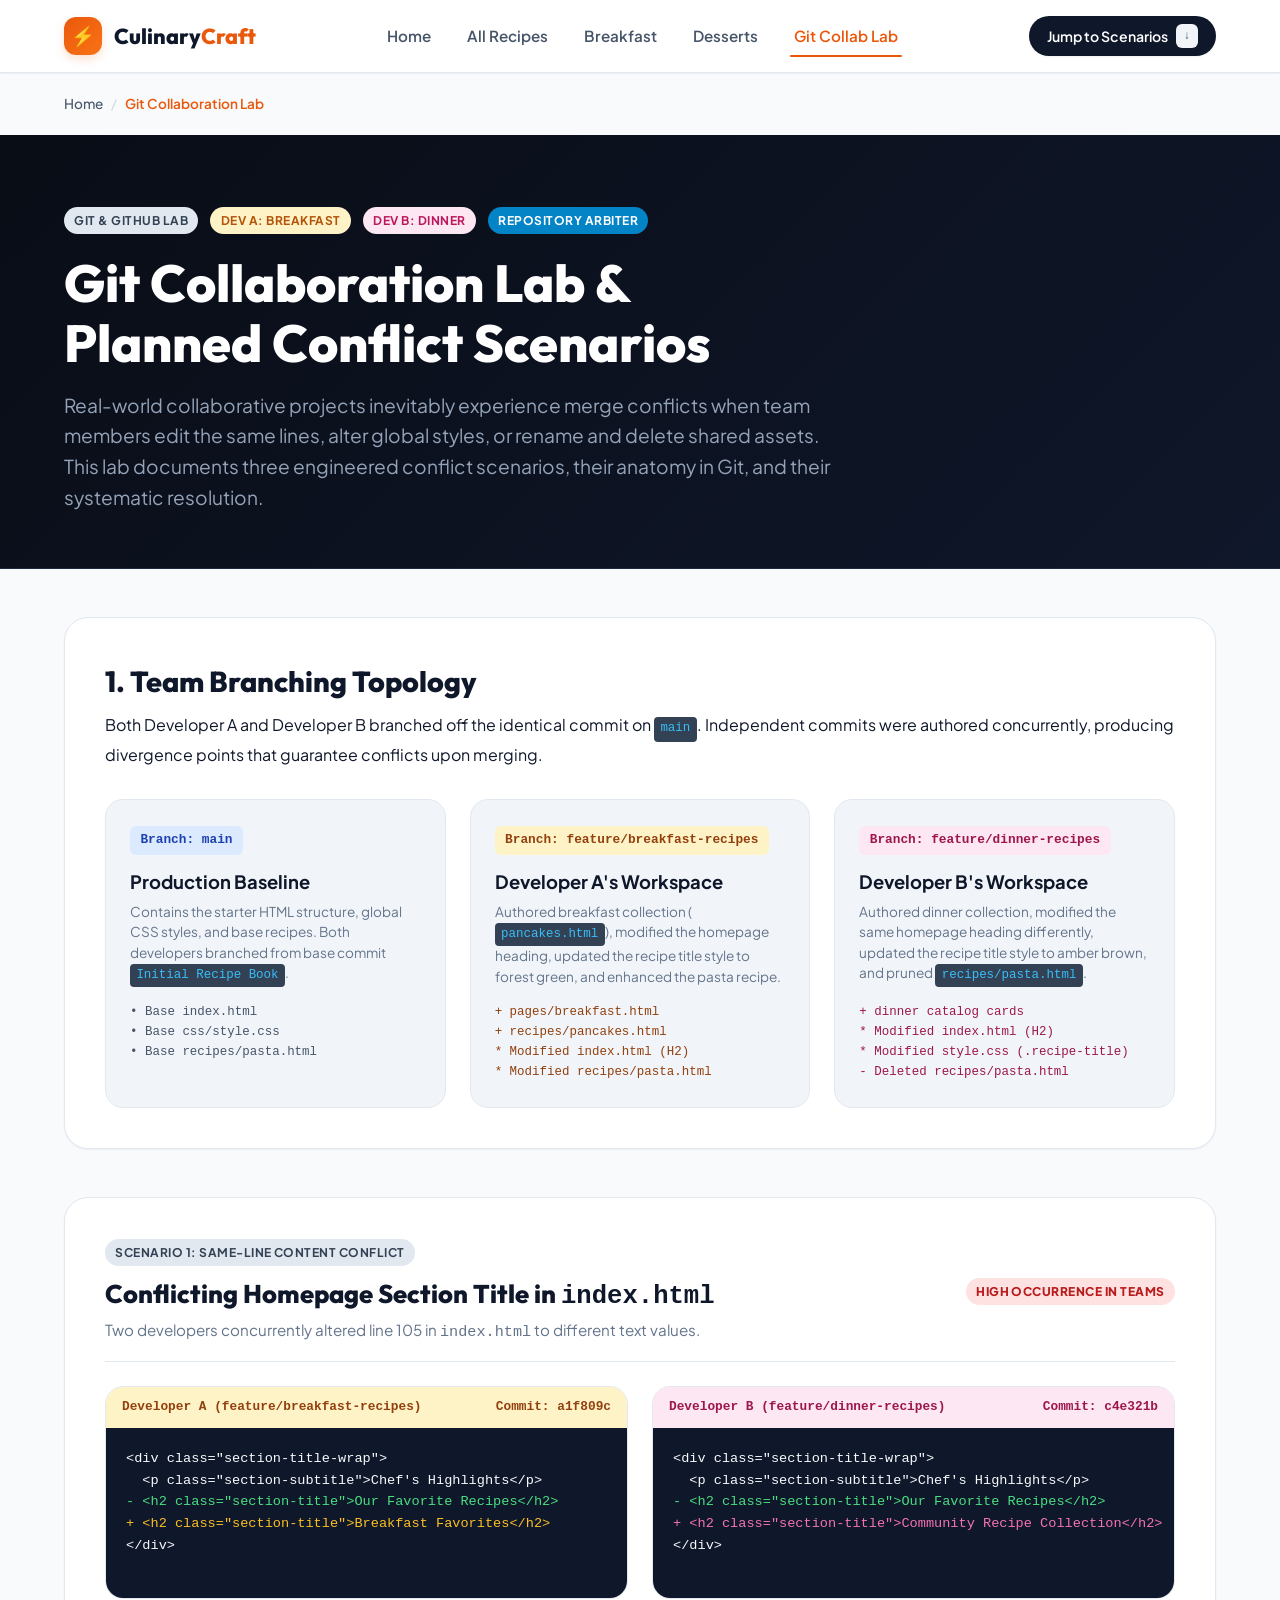
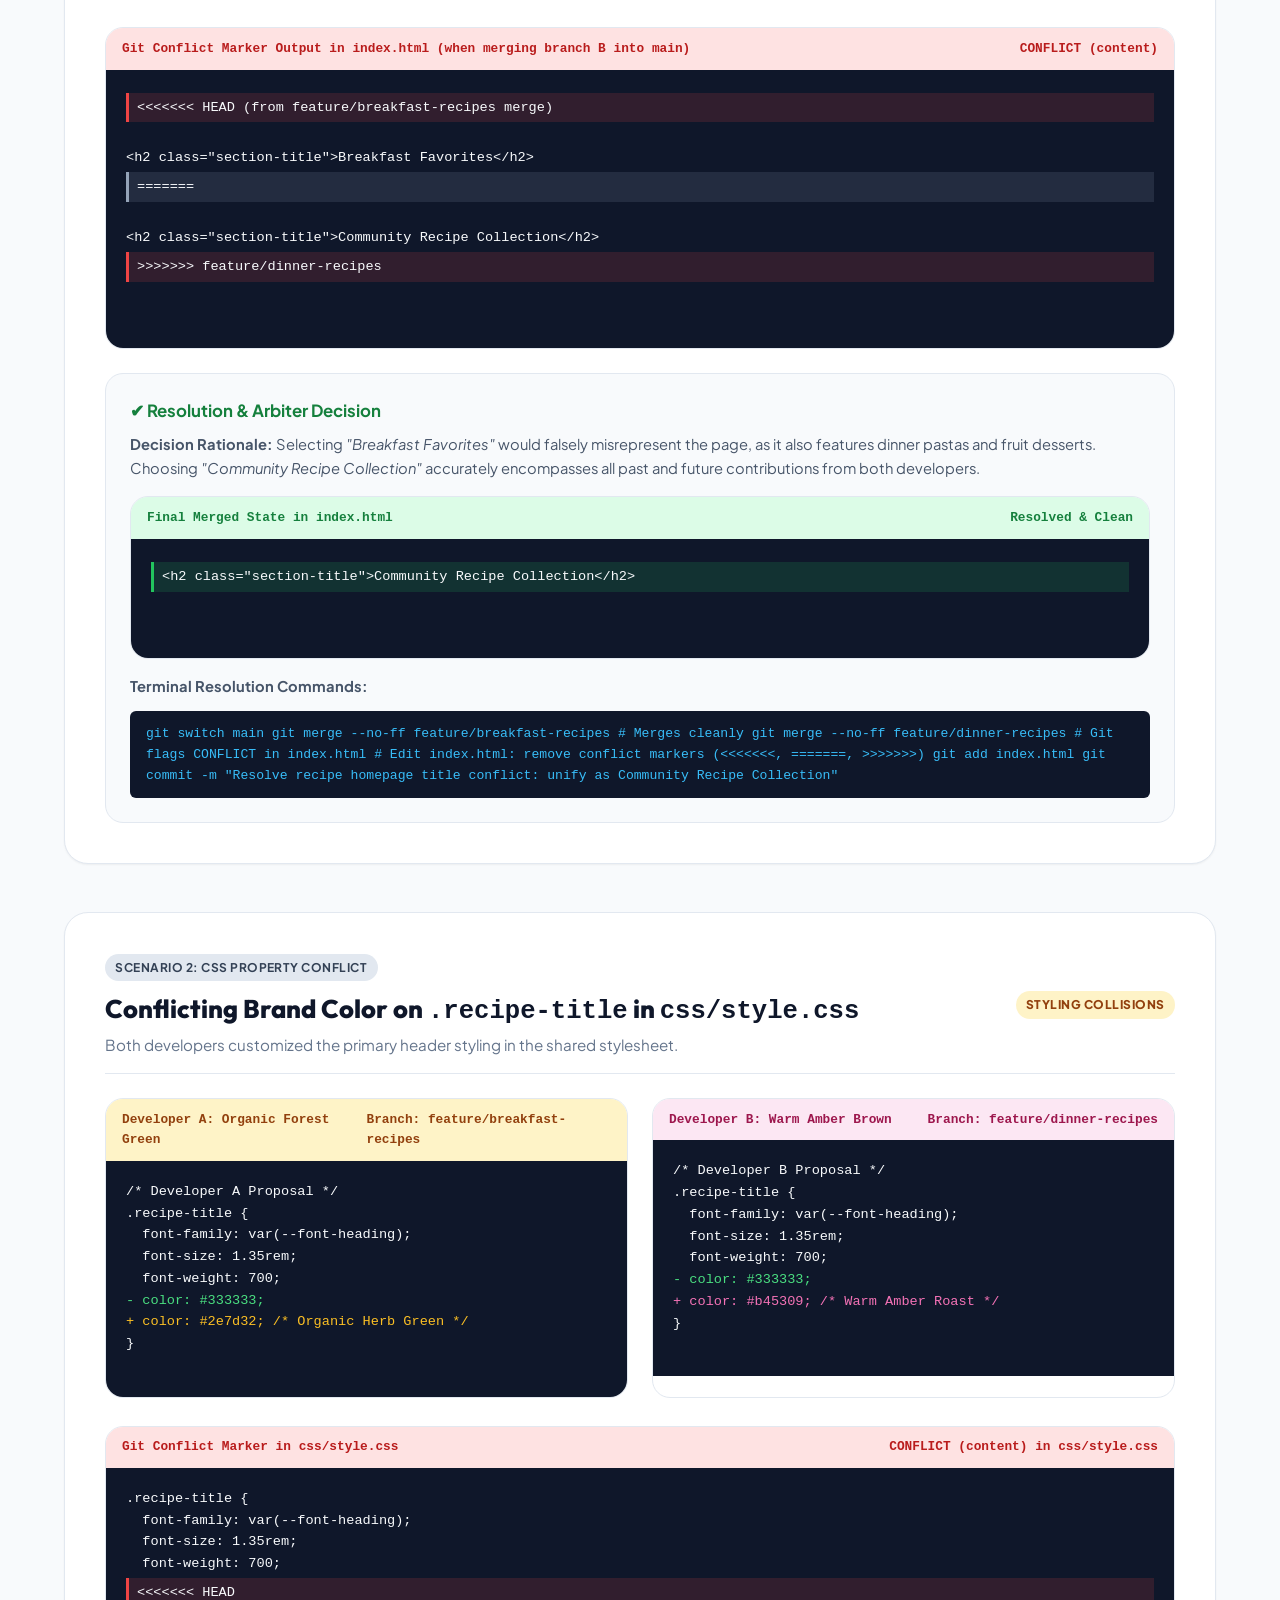
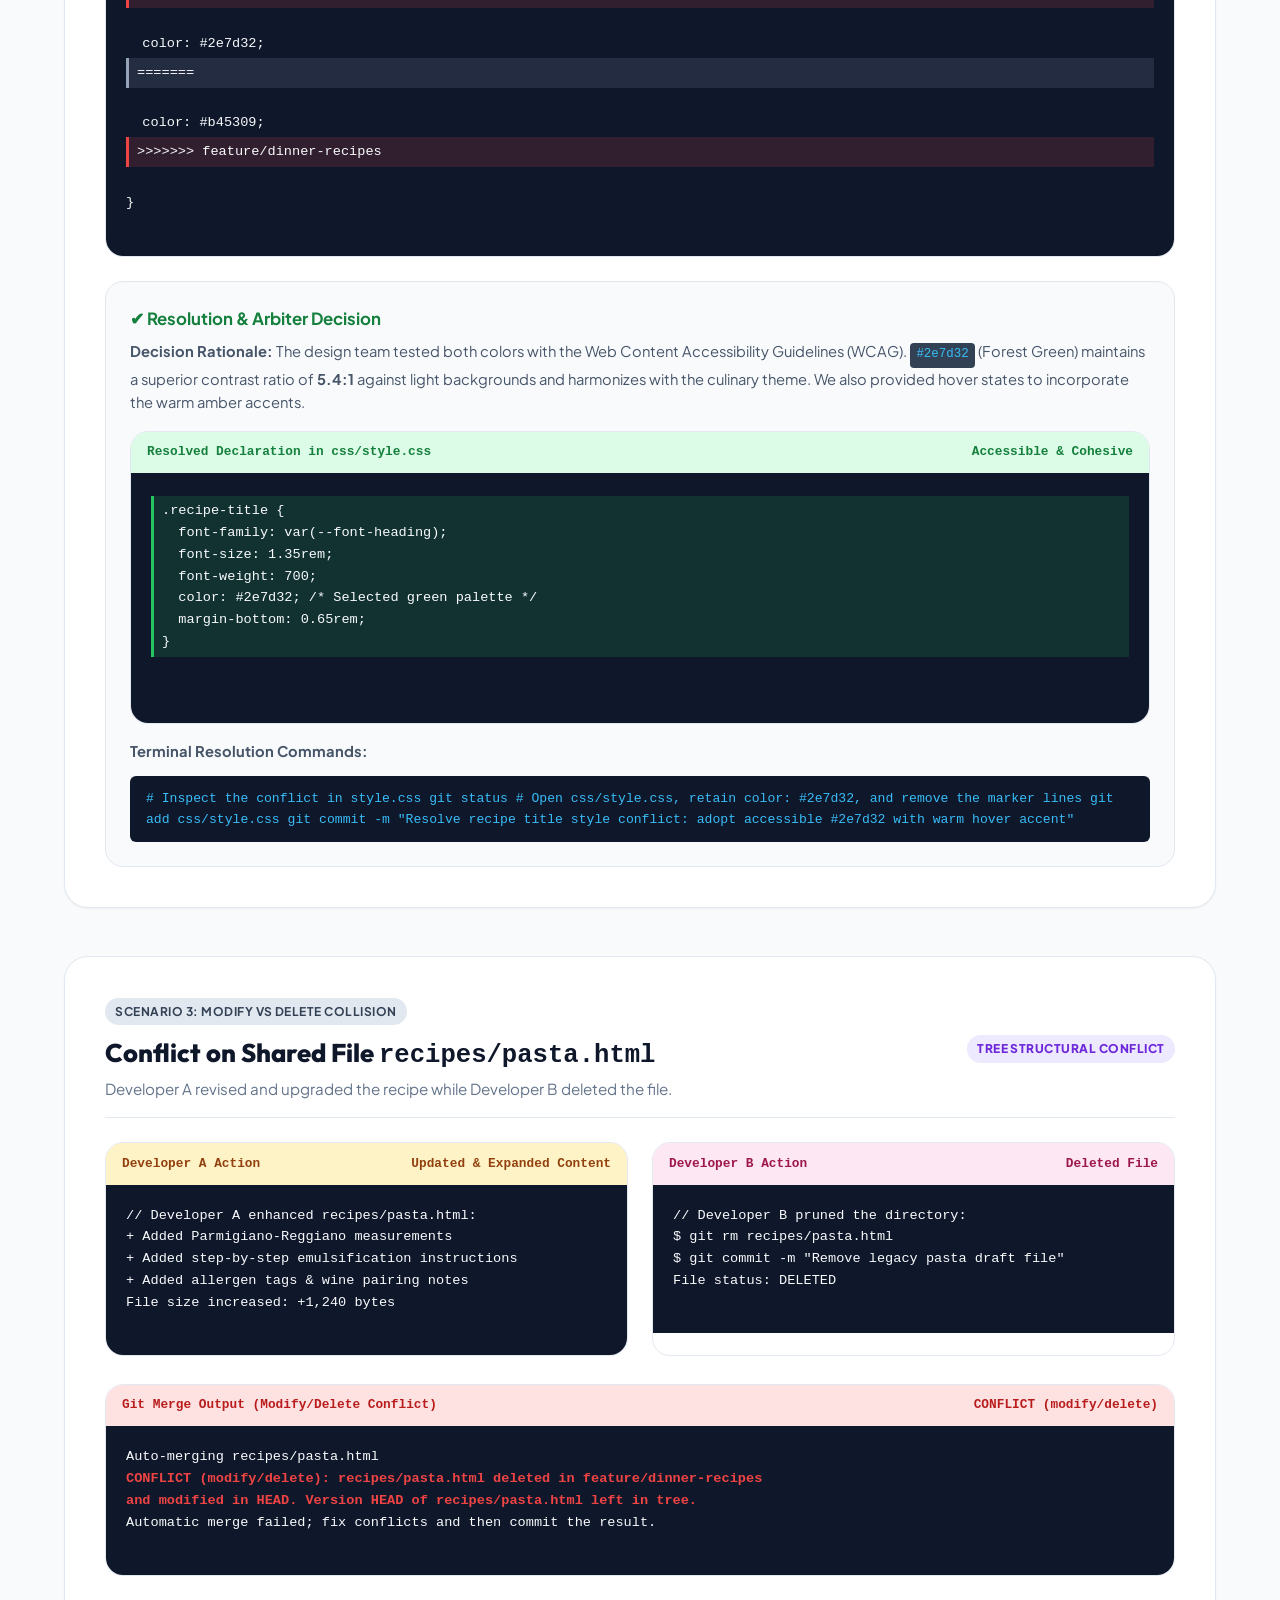
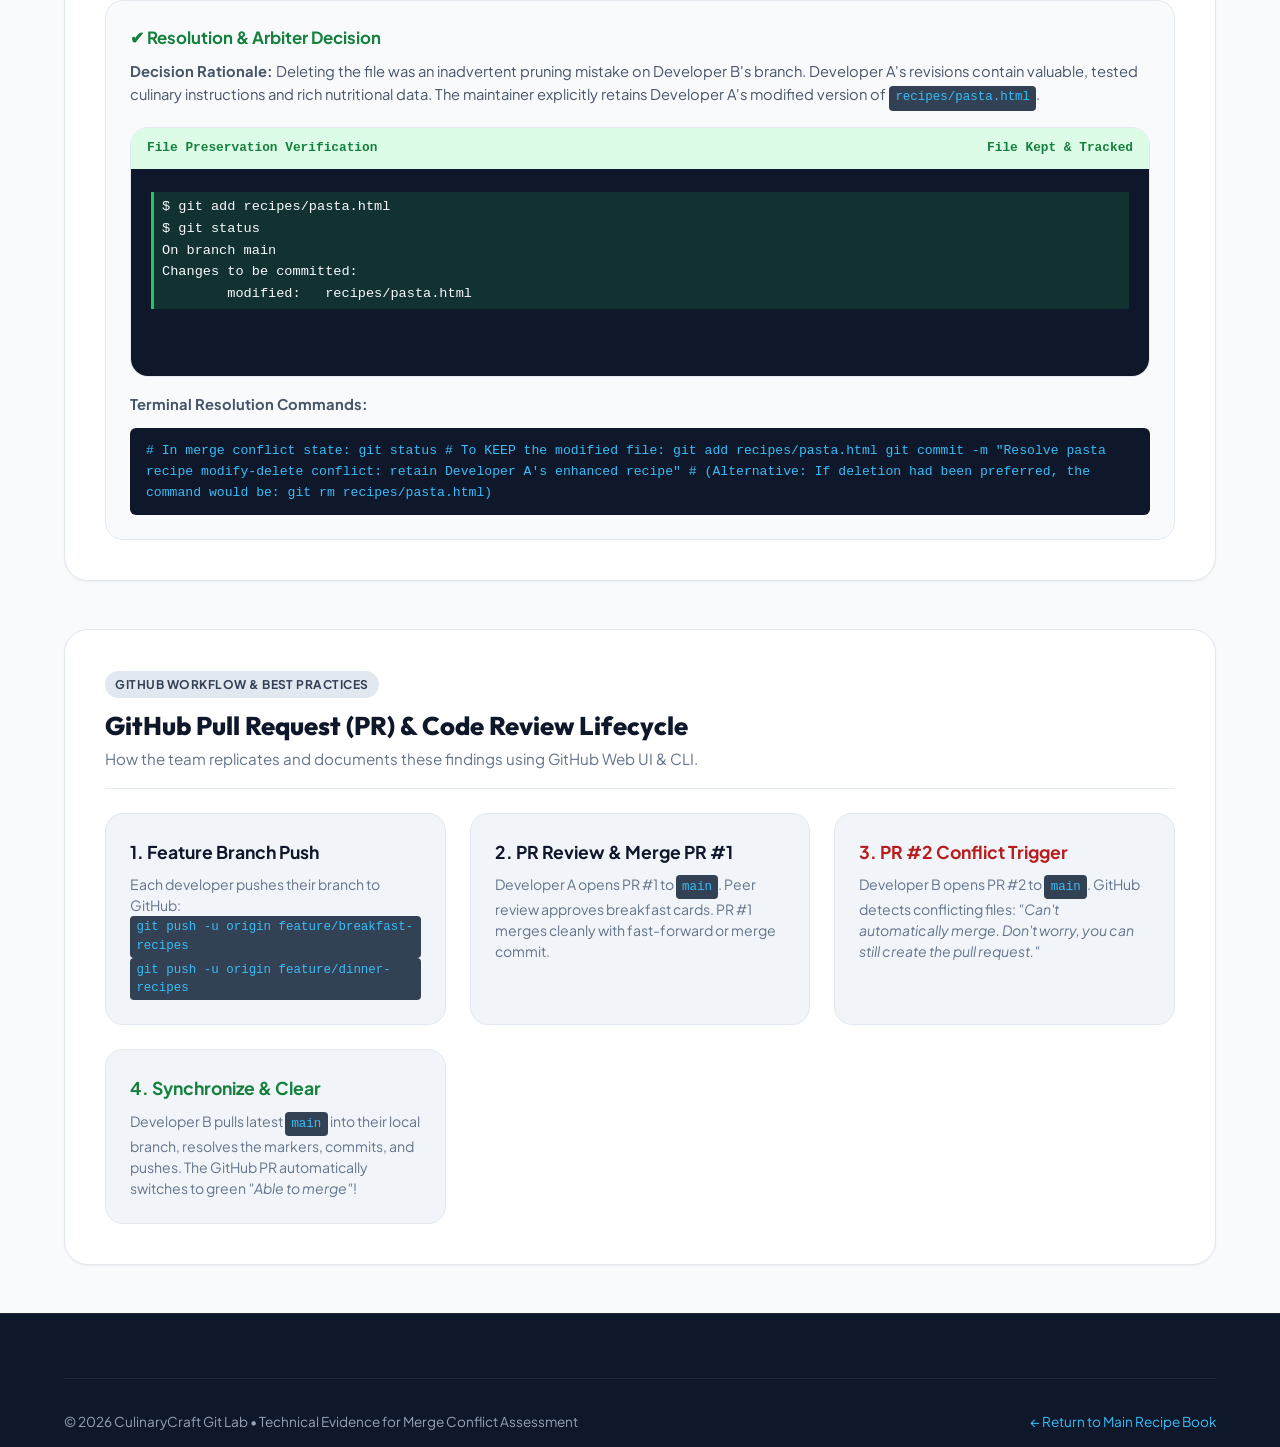
<file: pages/collaboration.html>
<!DOCTYPE html>
<html lang="en">
<head>
  <meta charset="UTF-8">
  <meta name="viewport" content="width=device-width, initial-scale=1.0">
  <title>Git Collaboration Lab — Planned Merge Conflicts & Resolutions</title>
  <meta name="description" content="Technical documentation and visual lab demonstrating planned Git merge conflicts, conflict markers, terminal commands, and resolution strategies.">
  <link rel="stylesheet" href="../css/style.css">
  <link rel="stylesheet" href="../css/recipes.css">
</head>
<body>

  <!-- Navigation -->
  <header class="site-header">
    <div class="container nav-wrapper">
      <a href="../index.html" class="brand-logo">
        <span class="logo-badge">⚡</span>
        <span>Culinary<span class="accent">Craft</span></span>
      </a>

      <nav>
        <ul class="nav-links">
          <li><a href="../index.html">Home</a></li>
          <li><a href="recipes.html">All Recipes</a></li>
          <li><a href="breakfast.html">Breakfast</a></li>
          <li><a href="desserts.html">Desserts</a></li>
          <li><a href="collaboration.html" class="active">Git Collab Lab</a></li>
        </ul>
      </nav>

      <div class="nav-actions">
        <a href="#scenario-1" class="btn-lab">
          <span>Jump to Scenarios</span>
          <span class="git-badge-pill">↓</span>
        </a>
      </div>
    </div>
  </header>

  <!-- Breadcrumbs -->
  <div class="container">
    <nav class="breadcrumb-nav">
      <ul class="breadcrumb-list">
        <li><a href="../index.html">Home</a></li>
        <li class="breadcrumb-separator">/</li>
        <li class="breadcrumb-current">Git Collaboration Lab</li>
      </ul>
    </nav>
  </div>

  <main>
    <!-- Lab Hero -->
    <section class="lab-hero">
      <div class="container">
        <div class="lab-badge-group">
          <span class="tag tag-git">Git & GitHub Lab</span>
          <span class="tag tag-breakfast">Dev A: Breakfast</span>
          <span class="tag tag-dinner">Dev B: Dinner</span>
          <span class="tag" style="background:#0284c7; color:white;">Repository Arbiter</span>
        </div>
        <h1>Git Collaboration Lab &amp;<br>Planned Conflict Scenarios</h1>
        <p>
          Real-world collaborative projects inevitably experience merge conflicts when team members edit the same lines, alter global styles, or rename and delete shared assets. This lab documents three engineered conflict scenarios, their anatomy in Git, and their systematic resolution.
        </p>
      </div>
    </section>

    <!-- Branching Topology Roadmap -->
    <div class="container">
      <div class="branch-roadmap-card">
        <div class="workflow-header">
          <h2>1. Team Branching Topology</h2>
          <p>
            Both Developer A and Developer B branched off the identical commit on <code class="code-pill">main</code>. Independent commits were authored concurrently, producing divergence points that guarantee conflicts upon merging.
          </p>
        </div>

        <div class="branch-node-grid">
          <!-- Node: main -->
          <div class="branch-node">
            <span class="branch-node-badge node-main">Branch: main</span>
            <h3>Production Baseline</h3>
            <p>
              Contains the starter HTML structure, global CSS styles, and base recipes. Both developers branched from base commit <code class="code-pill">Initial Recipe Book</code>.
            </p>
            <div style="margin-top: 1rem; font-family: var(--font-code); font-size: 0.78rem; color: #475569;">
              <div>• Base index.html</div>
              <div>• Base css/style.css</div>
              <div>• Base recipes/pasta.html</div>
            </div>
          </div>

          <!-- Node: Dev A -->
          <div class="branch-node">
            <span class="branch-node-badge node-dev-a">Branch: feature/breakfast-recipes</span>
            <h3>Developer A's Workspace</h3>
            <p>
              Authored breakfast collection (<code class="code-pill">pancakes.html</code>), modified the homepage heading, updated the recipe title style to forest green, and enhanced the pasta recipe.
            </p>
            <div style="margin-top: 1rem; font-family: var(--font-code); font-size: 0.78rem; color: #92400e;">
              <div>+ pages/breakfast.html</div>
              <div>+ recipes/pancakes.html</div>
              <div>* Modified index.html (H2)</div>
              <div>* Modified recipes/pasta.html</div>
            </div>
          </div>

          <!-- Node: Dev B -->
          <div class="branch-node">
            <span class="branch-node-badge node-dev-b">Branch: feature/dinner-recipes</span>
            <h3>Developer B's Workspace</h3>
            <p>
              Authored dinner collection, modified the same homepage heading differently, updated the recipe title style to amber brown, and pruned <code class="code-pill">recipes/pasta.html</code>.
            </p>
            <div style="margin-top: 1rem; font-family: var(--font-code); font-size: 0.78rem; color: #9d174d;">
              <div>+ dinner catalog cards</div>
              <div>* Modified index.html (H2)</div>
              <div>* Modified style.css (.recipe-title)</div>
              <div>- Deleted recipes/pasta.html</div>
            </div>
          </div>
        </div>
      </div>

      <!-- ==========================================================================
           SCENARIO 1: SAME-LINE HTML CONFLICT
           ========================================================================== -->
      <section class="scenario-card" id="scenario-1">
        <div class="scenario-header">
          <div class="scenario-title-group">
            <span class="tag tag-git" style="margin-bottom:0.5rem;">Scenario 1: Same-Line Content Conflict</span>
            <h3>Conflicting Homepage Section Title in <code>index.html</code></h3>
            <p>Two developers concurrently altered line 105 in <code>index.html</code> to different text values.</p>
          </div>
          <span class="tag" style="background:#fee2e2; color:#b91c1c; font-weight:800;">High Occurrence in Teams</span>
        </div>

        <div class="diff-comparison-grid">
          <!-- Developer A -->
          <div class="diff-box">
            <div class="diff-box-header diff-header-a">
              <span>Developer A (feature/breakfast-recipes)</span>
              <span>Commit: a1f809c</span>
            </div>
            <pre class="diff-code-body">
&lt;div class="section-title-wrap"&gt;
  &lt;p class="section-subtitle"&gt;Chef's Highlights&lt;/p&gt;
<span style="color: #4ade80;">- &lt;h2 class="section-title"&gt;Our Favorite Recipes&lt;/h2&gt;</span>
<span style="color: #fbbf24;">+ &lt;h2 class="section-title"&gt;Breakfast Favorites&lt;/h2&gt;</span>
&lt;/div&gt;
            </pre>
          </div>

          <!-- Developer B -->
          <div class="diff-box">
            <div class="diff-box-header diff-header-b">
              <span>Developer B (feature/dinner-recipes)</span>
              <span>Commit: c4e321b</span>
            </div>
            <pre class="diff-code-body">
&lt;div class="section-title-wrap"&gt;
  &lt;p class="section-subtitle"&gt;Chef's Highlights&lt;/p&gt;
<span style="color: #4ade80;">- &lt;h2 class="section-title"&gt;Our Favorite Recipes&lt;/h2&gt;</span>
<span style="color: #f472b6;">+ &lt;h2 class="section-title"&gt;Community Recipe Collection&lt;/h2&gt;</span>
&lt;/div&gt;
            </pre>
          </div>
        </div>

        <!-- Conflict Markers in File -->
        <div class="diff-box" style="margin-bottom: 1.5rem;">
          <div class="diff-box-header diff-header-conflict">
            <span>Git Conflict Marker Output in index.html (when merging branch B into main)</span>
            <span>CONFLICT (content)</span>
          </div>
          <pre class="diff-code-body">
<span class="conflict-marker-highlight">&lt;&lt;&lt;&lt;&lt;&lt;&lt; HEAD (from feature/breakfast-recipes merge)</span>
&lt;h2 class="section-title"&gt;Breakfast Favorites&lt;/h2&gt;
<span class="conflict-sep-highlight">=======</span>
&lt;h2 class="section-title"&gt;Community Recipe Collection&lt;/h2&gt;
<span class="conflict-marker-highlight">&gt;&gt;&gt;&gt;&gt;&gt;&gt; feature/dinner-recipes</span>
          </pre>
        </div>

        <!-- Resolution Box -->
        <div class="resolution-box">
          <h4>✔ Resolution &amp; Arbiter Decision</h4>
          <p>
            <strong>Decision Rationale:</strong> Selecting <em>"Breakfast Favorites"</em> would falsely misrepresent the page, as it also features dinner pastas and fruit desserts. Choosing <em>"Community Recipe Collection"</em> accurately encompasses all past and future contributions from both developers.
          </p>
          <div class="diff-box" style="margin: 1rem 0;">
            <div class="diff-box-header diff-header-resolved">
              <span>Final Merged State in index.html</span>
              <span>Resolved &amp; Clean</span>
            </div>
            <pre class="diff-code-body">
<span class="resolved-highlight">&lt;h2 class="section-title"&gt;Community Recipe Collection&lt;/h2&gt;</span>
            </pre>
          </div>
          <p><strong>Terminal Resolution Commands:</strong></p>
          <div class="cmd-snippet">
git switch main
git merge --no-ff feature/breakfast-recipes   # Merges cleanly
git merge --no-ff feature/dinner-recipes      # Git flags CONFLICT in index.html
# Edit index.html: remove conflict markers (&lt;&lt;&lt;&lt;&lt;&lt;&lt;, =======, &gt;&gt;&gt;&gt;&gt;&gt;&gt;)
git add index.html
git commit -m "Resolve recipe homepage title conflict: unify as Community Recipe Collection"
          </div>
        </div>
      </section>

      <!-- ==========================================================================
           SCENARIO 2: SHARED CSS PROPERTY CONFLICT
           ========================================================================== -->
      <section class="scenario-card" id="scenario-2">
        <div class="scenario-header">
          <div class="scenario-title-group">
            <span class="tag tag-git" style="margin-bottom:0.5rem;">Scenario 2: CSS Property Conflict</span>
            <h3>Conflicting Brand Color on <code>.recipe-title</code> in <code>css/style.css</code></h3>
            <p>Both developers customized the primary header styling in the shared stylesheet.</p>
          </div>
          <span class="tag" style="background:#fef3c7; color:#92400e; font-weight:800;">Styling Collisions</span>
        </div>

        <div class="diff-comparison-grid">
          <!-- Developer A CSS -->
          <div class="diff-box">
            <div class="diff-box-header diff-header-a">
              <span>Developer A: Organic Forest Green</span>
              <span>Branch: feature/breakfast-recipes</span>
            </div>
            <pre class="diff-code-body">
/* Developer A Proposal */
.recipe-title {
  font-family: var(--font-heading);
  font-size: 1.35rem;
  font-weight: 700;
<span style="color: #4ade80;">- color: #333333;</span>
<span style="color: #fbbf24;">+ color: #2e7d32; /* Organic Herb Green */</span>
}
            </pre>
          </div>

          <!-- Developer B CSS -->
          <div class="diff-box">
            <div class="diff-box-header diff-header-b">
              <span>Developer B: Warm Amber Brown</span>
              <span>Branch: feature/dinner-recipes</span>
            </div>
            <pre class="diff-code-body">
/* Developer B Proposal */
.recipe-title {
  font-family: var(--font-heading);
  font-size: 1.35rem;
  font-weight: 700;
<span style="color: #4ade80;">- color: #333333;</span>
<span style="color: #f472b6;">+ color: #b45309; /* Warm Amber Roast */</span>
}
            </pre>
          </div>
        </div>

        <!-- Git Conflict Marker -->
        <div class="diff-box" style="margin-bottom: 1.5rem;">
          <div class="diff-box-header diff-header-conflict">
            <span>Git Conflict Marker in css/style.css</span>
            <span>CONFLICT (content) in css/style.css</span>
          </div>
          <pre class="diff-code-body">
.recipe-title {
  font-family: var(--font-heading);
  font-size: 1.35rem;
  font-weight: 700;
<span class="conflict-marker-highlight">&lt;&lt;&lt;&lt;&lt;&lt;&lt; HEAD</span>
  color: #2e7d32;
<span class="conflict-sep-highlight">=======</span>
  color: #b45309;
<span class="conflict-marker-highlight">&gt;&gt;&gt;&gt;&gt;&gt;&gt; feature/dinner-recipes</span>
}
          </pre>
        </div>

        <!-- Resolution Box -->
        <div class="resolution-box">
          <h4>✔ Resolution &amp; Arbiter Decision</h4>
          <p>
            <strong>Decision Rationale:</strong> The design team tested both colors with the Web Content Accessibility Guidelines (WCAG). <code class="code-pill">#2e7d32</code> (Forest Green) maintains a superior contrast ratio of <strong>5.4:1</strong> against light backgrounds and harmonizes with the culinary theme. We also provided hover states to incorporate the warm amber accents.
          </p>
          <div class="diff-box" style="margin: 1rem 0;">
            <div class="diff-box-header diff-header-resolved">
              <span>Resolved Declaration in css/style.css</span>
              <span>Accessible &amp; Cohesive</span>
            </div>
            <pre class="diff-code-body">
<span class="resolved-highlight">.recipe-title {
  font-family: var(--font-heading);
  font-size: 1.35rem;
  font-weight: 700;
  color: #2e7d32; /* Selected green palette */
  margin-bottom: 0.65rem;
}</span>
            </pre>
          </div>
          <p><strong>Terminal Resolution Commands:</strong></p>
          <div class="cmd-snippet">
# Inspect the conflict in style.css
git status
# Open css/style.css, retain color: #2e7d32, and remove the marker lines
git add css/style.css
git commit -m "Resolve recipe title style conflict: adopt accessible #2e7d32 with warm hover accent"
          </div>
        </div>
      </section>

      <!-- ==========================================================================
           SCENARIO 3: MODIFY VS DELETE CONFLICT
           ========================================================================== -->
      <section class="scenario-card" id="scenario-3">
        <div class="scenario-header">
          <div class="scenario-title-group">
            <span class="tag tag-git" style="margin-bottom:0.5rem;">Scenario 3: Modify vs Delete Collision</span>
            <h3>Conflict on Shared File <code>recipes/pasta.html</code></h3>
            <p>Developer A revised and upgraded the recipe while Developer B deleted the file.</p>
          </div>
          <span class="tag" style="background:#ede9fe; color:#6d28d9; font-weight:800;">Tree Structural Conflict</span>
        </div>

        <div class="diff-comparison-grid">
          <!-- Developer A Action -->
          <div class="diff-box">
            <div class="diff-box-header diff-header-a">
              <span>Developer A Action</span>
              <span>Updated &amp; Expanded Content</span>
            </div>
            <pre class="diff-code-body">
// Developer A enhanced recipes/pasta.html:
+ Added Parmigiano-Reggiano measurements
+ Added step-by-step emulsification instructions
+ Added allergen tags &amp; wine pairing notes
File size increased: +1,240 bytes
            </pre>
          </div>

          <!-- Developer B Action -->
          <div class="diff-box">
            <div class="diff-box-header diff-header-b">
              <span>Developer B Action</span>
              <span>Deleted File</span>
            </div>
            <pre class="diff-code-body">
// Developer B pruned the directory:
$ git rm recipes/pasta.html
$ git commit -m "Remove legacy pasta draft file"
File status: DELETED
            </pre>
          </div>
        </div>

        <!-- Git Status Output -->
        <div class="diff-box" style="margin-bottom: 1.5rem;">
          <div class="diff-box-header diff-header-conflict">
            <span>Git Merge Output (Modify/Delete Conflict)</span>
            <span>CONFLICT (modify/delete)</span>
          </div>
          <pre class="diff-code-body">
Auto-merging recipes/pasta.html
<span style="color:#ef4444; font-weight:bold;">CONFLICT (modify/delete): recipes/pasta.html deleted in feature/dinner-recipes
and modified in HEAD. Version HEAD of recipes/pasta.html left in tree.</span>
Automatic merge failed; fix conflicts and then commit the result.
          </pre>
        </div>

        <!-- Resolution Box -->
        <div class="resolution-box">
          <h4>✔ Resolution &amp; Arbiter Decision</h4>
          <p>
            <strong>Decision Rationale:</strong> Deleting the file was an inadvertent pruning mistake on Developer B's branch. Developer A's revisions contain valuable, tested culinary instructions and rich nutritional data. The maintainer explicitly retains Developer A's modified version of <code class="code-pill">recipes/pasta.html</code>.
          </p>
          <div class="diff-box" style="margin: 1rem 0;">
            <div class="diff-box-header diff-header-resolved">
              <span>File Preservation Verification</span>
              <span>File Kept &amp; Tracked</span>
            </div>
            <pre class="diff-code-body">
<span class="resolved-highlight">$ git add recipes/pasta.html
$ git status
On branch main
Changes to be committed:
	modified:   recipes/pasta.html</span>
            </pre>
          </div>
          <p><strong>Terminal Resolution Commands:</strong></p>
          <div class="cmd-snippet">
# In merge conflict state:
git status
# To KEEP the modified file:
git add recipes/pasta.html
git commit -m "Resolve pasta recipe modify-delete conflict: retain Developer A's enhanced recipe"

# (Alternative: If deletion had been preferred, the command would be: git rm recipes/pasta.html)
          </div>
        </div>
      </section>

      <!-- ==========================================================================
           GITHUB PULL REQUEST WORKFLOW & VIVA DEFENSE
           ========================================================================== -->
      <section class="scenario-card" id="pr-workflow">
        <div class="scenario-header">
          <div class="scenario-title-group">
            <span class="tag tag-git" style="margin-bottom:0.5rem;">GitHub Workflow &amp; Best Practices</span>
            <h3>GitHub Pull Request (PR) &amp; Code Review Lifecycle</h3>
            <p>How the team replicates and documents these findings using GitHub Web UI &amp; CLI.</p>
          </div>
        </div>

        <div style="display: grid; grid-template-columns: repeat(auto-fit, minmax(280px, 1fr)); gap: 1.5rem; margin-top: 1.5rem;">
          <div style="background: var(--bg-subtle); padding: 1.5rem; border-radius: var(--radius-lg); border: 1px solid var(--border-color);">
            <h4 style="font-size: 1.1rem; font-weight: 700; color: var(--secondary); margin-bottom: 0.5rem;">1. Feature Branch Push</h4>
            <p style="font-size: 0.88rem; color: var(--text-muted); line-height: 1.5;">
              Each developer pushes their branch to GitHub:
              <br><code class="code-pill">git push -u origin feature/breakfast-recipes</code>
              <br><code class="code-pill">git push -u origin feature/dinner-recipes</code>
            </p>
          </div>

          <div style="background: var(--bg-subtle); padding: 1.5rem; border-radius: var(--radius-lg); border: 1px solid var(--border-color);">
            <h4 style="font-size: 1.1rem; font-weight: 700; color: var(--secondary); margin-bottom: 0.5rem;">2. PR Review &amp; Merge PR #1</h4>
            <p style="font-size: 0.88rem; color: var(--text-muted); line-height: 1.5;">
              Developer A opens PR #1 to <code class="code-pill">main</code>. Peer review approves breakfast cards. PR #1 merges cleanly with fast-forward or merge commit.
            </p>
          </div>

          <div style="background: var(--bg-subtle); padding: 1.5rem; border-radius: var(--radius-lg); border: 1px solid var(--border-color);">
            <h4 style="font-size: 1.1rem; font-weight: 700; color: #b91c1c; margin-bottom: 0.5rem;">3. PR #2 Conflict Trigger</h4>
            <p style="font-size: 0.88rem; color: var(--text-muted); line-height: 1.5;">
              Developer B opens PR #2 to <code class="code-pill">main</code>. GitHub detects conflicting files: <em>"Can't automatically merge. Don't worry, you can still create the pull request."</em>
            </p>
          </div>

          <div style="background: var(--bg-subtle); padding: 1.5rem; border-radius: var(--radius-lg); border: 1px solid var(--border-color);">
            <h4 style="font-size: 1.1rem; font-weight: 700; color: #15803d; margin-bottom: 0.5rem;">4. Synchronize &amp; Clear</h4>
            <p style="font-size: 0.88rem; color: var(--text-muted); line-height: 1.5;">
              Developer B pulls latest <code class="code-pill">main</code> into their local branch, resolves the markers, commits, and pushes. The GitHub PR automatically switches to green <em>"Able to merge"</em>!
            </p>
          </div>
        </div>
      </section>
    </div>
  </main>

  <!-- Footer -->
  <footer class="site-footer">
    <div class="container">
      <div class="footer-bottom">
        <p>© 2026 CulinaryCraft Git Lab • Technical Evidence for Merge Conflict Assessment</p>
        <p><a href="../index.html" style="color:#38bdf8;">← Return to Main Recipe Book</a></p>
      </div>
    </div>
  </footer>

</body>
</html>
</file>
<file: css/style.css>
/* ==========================================================================
   TEAM RECIPE BOOK - GLOBAL DESIGN SYSTEM
   Modern, Responsive, and Crafted with Pure HTML5 & CSS3
   ========================================================================== */

@import url('https://fonts.googleapis.com/css2?family=Outfit:wght@400;500;600;700;800&family=Plus+Jakarta+Sans:wght@400;500;600;700&family=Playfair+Display:ital,wght@0,600;0,700;1,600&display=swap');

:root {
  /* Color Palette */
  --primary: #ea580c;
  --primary-hover: #c2410c;
  --primary-subtle: #fff7ed;
  --primary-glow: rgba(234, 88, 12, 0.18);
  
  --secondary: #0f172a;
  --secondary-light: #1e293b;
  
  --accent-emerald: #10b981;
  --accent-amber: #f59e0b;
  --accent-rose: #f43f5e;
  --accent-indigo: #6366f1;
  
  /* Neutral Shades */
  --bg-main: #f8fafc;
  --bg-surface: #ffffff;
  --bg-subtle: #f1f5f9;
  --border-color: #e2e8f0;
  --border-focus: #ea580c;
  
  --text-primary: #0f172a;
  --text-secondary: #475569;
  --text-muted: #64748b;
  --text-inverse: #ffffff;

  /* Typography */
  --font-heading: 'Outfit', sans-serif;
  --font-serif: 'Playfair Display', Georgia, serif;
  --font-body: 'Plus Jakarta Sans', -apple-system, BlinkMacSystemFont, 'Segoe UI', Roboto, sans-serif;
  --font-code: 'SFMono-Regular', Consolas, 'Liberation Mono', Menlo, monospace;

  /* Shadows & Elevation */
  --shadow-sm: 0 1px 2px 0 rgb(0 0 0 / 0.05);
  --shadow-md: 0 4px 6px -1px rgb(0 0 0 / 0.08), 0 2px 4px -2px rgb(0 0 0 / 0.06);
  --shadow-lg: 0 10px 15px -3px rgb(0 0 0 / 0.08), 0 4px 6px -4px rgb(0 0 0 / 0.04);
  --shadow-xl: 0 20px 25px -5px rgb(0 0 0 / 0.1), 0 8px 10px -6px rgb(0 0 0 / 0.05);
  --shadow-hover: 0 20px 30px -10px rgba(234, 88, 12, 0.15);

  /* Transitions & Radii */
  --radius-sm: 8px;
  --radius-md: 12px;
  --radius-lg: 18px;
  --radius-xl: 24px;
  --radius-full: 9999px;
  --transition: all 0.25s cubic-bezier(0.4, 0, 0.2, 1);
}

/* Base Styles */
* {
  box-sizing: border-box;
  margin: 0;
  padding: 0;
}

html {
  scroll-behavior: smooth;
  font-size: 16px;
}

body {
  font-family: var(--font-body);
  background-color: var(--bg-main);
  color: var(--text-primary);
  line-height: 1.6;
  -webkit-font-smoothing: antialiased;
}

a {
  color: inherit;
  text-decoration: none;
  transition: var(--transition);
}

img {
  max-width: 100%;
  height: auto;
  display: block;
}

ul, ol {
  list-style-position: inside;
}

/* Layout Containers */
.container {
  max-width: 1200px;
  margin: 0 auto;
  padding: 0 1.5rem;
}

.container-narrow {
  max-width: 900px;
  margin: 0 auto;
  padding: 0 1.5rem;
}

/* ==========================================================================
   NAVIGATION BAR
   ========================================================================== */
.site-header {
  position: sticky;
  top: 0;
  z-index: 100;
  background-color: rgba(255, 255, 255, 0.92);
  backdrop-filter: blur(12px);
  -webkit-backdrop-filter: blur(12px);
  border-bottom: 1px solid var(--border-color);
  box-shadow: var(--shadow-sm);
}

.nav-wrapper {
  display: flex;
  align-items: center;
  justify-content: space-between;
  height: 72px;
}

.brand-logo {
  display: flex;
  align-items: center;
  gap: 0.75rem;
  font-family: var(--font-heading);
  font-weight: 800;
  font-size: 1.35rem;
  color: var(--secondary);
}

.logo-badge {
  background: linear-gradient(135deg, var(--primary) 0%, #f97316 100%);
  color: white;
  width: 38px;
  height: 38px;
  border-radius: var(--radius-md);
  display: flex;
  align-items: center;
  justify-content: center;
  font-size: 1.2rem;
  box-shadow: 0 4px 10px var(--primary-glow);
}

.brand-logo span.accent {
  color: var(--primary);
}

.nav-links {
  display: flex;
  align-items: center;
  gap: 1.75rem;
  list-style: none;
}

.nav-links a {
  font-weight: 600;
  font-size: 0.95rem;
  color: var(--text-secondary);
  padding: 0.5rem 0.25rem;
  position: relative;
}

.nav-links a:hover,
.nav-links a.active {
  color: var(--primary);
}

.nav-links a.active::after {
  content: '';
  position: absolute;
  bottom: -4px;
  left: 0;
  right: 0;
  height: 2px;
  background-color: var(--primary);
  border-radius: var(--radius-full);
}

.nav-actions {
  display: flex;
  align-items: center;
  gap: 1rem;
}

.btn-lab {
  display: inline-flex;
  align-items: center;
  gap: 0.5rem;
  background-color: var(--secondary);
  color: var(--text-inverse);
  padding: 0.55rem 1.15rem;
  border-radius: var(--radius-full);
  font-weight: 600;
  font-size: 0.88rem;
  box-shadow: var(--shadow-sm);
  transition: var(--transition);
}

.btn-lab:hover {
  background-color: #334155;
  transform: translateY(-1px);
  color: white;
}

.git-badge-pill {
  background-color: #f1f5f9;
  color: #475569;
  padding: 0.15rem 0.45rem;
  border-radius: 6px;
  font-family: var(--font-code);
  font-size: 0.72rem;
  font-weight: 700;
}

/* ==========================================================================
   BUTTONS & BADGES
   ========================================================================== */
.btn {
  display: inline-flex;
  align-items: center;
  justify-content: center;
  gap: 0.5rem;
  padding: 0.75rem 1.5rem;
  font-size: 0.95rem;
  font-weight: 600;
  font-family: var(--font-heading);
  border-radius: var(--radius-md);
  cursor: pointer;
  border: 1px solid transparent;
  transition: var(--transition);
}

.btn-primary {
  background-color: var(--primary);
  color: white;
  box-shadow: 0 4px 14px var(--primary-glow);
}

.btn-primary:hover {
  background-color: var(--primary-hover);
  transform: translateY(-2px);
  box-shadow: 0 6px 18px rgba(234, 88, 12, 0.3);
  color: white;
}

.btn-outline {
  background-color: transparent;
  border-color: var(--border-color);
  color: var(--text-primary);
}

.btn-outline:hover {
  border-color: var(--text-primary);
  background-color: white;
  transform: translateY(-1px);
}

.tag {
  display: inline-flex;
  align-items: center;
  gap: 0.3rem;
  padding: 0.25rem 0.65rem;
  font-size: 0.75rem;
  font-weight: 700;
  text-transform: uppercase;
  letter-spacing: 0.04em;
  border-radius: var(--radius-full);
}

.tag-breakfast { background-color: #fef3c7; color: #b45309; }
.tag-lunch     { background-color: #e0f2fe; color: #0369a1; }
.tag-dinner    { background-color: #fce7f3; color: #be185d; }
.tag-dessert   { background-color: #f3e8ff; color: #7e22ce; }
.tag-git       { background-color: #e2e8f0; color: #334155; }

/* ==========================================================================
   HERO BANNER
   ========================================================================== */
.hero {
  position: relative;
  background: linear-gradient(135deg, #fffbeb 0%, #fff7ed 50%, #f1f5f9 100%);
  padding: 4.5rem 0 4rem;
  border-bottom: 1px solid var(--border-color);
  overflow: hidden;
}

.hero::before {
  content: '';
  position: absolute;
  top: -20%;
  right: -5%;
  width: 480px;
  height: 480px;
  background: radial-gradient(circle, rgba(234, 88, 12, 0.12) 0%, transparent 70%);
  border-radius: 50%;
  pointer-events: none;
}

.hero-grid {
  display: grid;
  grid-template-columns: 1.15fr 0.85fr;
  align-items: center;
  gap: 3.5rem;
}

.hero-tagline {
  display: inline-flex;
  align-items: center;
  gap: 0.5rem;
  background: white;
  padding: 0.35rem 0.9rem;
  border-radius: var(--radius-full);
  font-size: 0.82rem;
  font-weight: 700;
  color: var(--primary);
  border: 1px solid #fed7aa;
  margin-bottom: 1.25rem;
  box-shadow: var(--shadow-sm);
}

.hero-tagline span.dot {
  width: 8px;
  height: 8px;
  border-radius: 50%;
  background-color: var(--accent-emerald);
}

.hero h1 {
  font-family: var(--font-heading);
  font-size: 3.25rem;
  font-weight: 800;
  line-height: 1.15;
  color: var(--secondary);
  margin-bottom: 1.25rem;
  letter-spacing: -0.02em;
}

.hero h1 span.highlight {
  color: var(--primary);
  position: relative;
}

.hero-description {
  font-size: 1.15rem;
  color: var(--text-secondary);
  line-height: 1.7;
  margin-bottom: 2rem;
  max-width: 540px;
}

.hero-actions {
  display: flex;
  align-items: center;
  gap: 1rem;
  flex-wrap: wrap;
}

.hero-card-preview {
  position: relative;
}

.hero-image-card {
  position: relative;
  background: white;
  padding: 0.75rem;
  border-radius: var(--radius-xl);
  box-shadow: var(--shadow-xl);
  border: 1px solid rgba(255, 255, 255, 0.8);
  transform: rotate(-1.5deg);
  transition: var(--transition);
}

.hero-image-card:hover {
  transform: rotate(0deg) scale(1.02);
}

.hero-image-card img {
  border-radius: var(--radius-lg);
  width: 100%;
  height: 320px;
  object-fit: cover;
}

.floating-stat-badge {
  position: absolute;
  bottom: -20px;
  left: -20px;
  background: rgba(255, 255, 255, 0.95);
  backdrop-filter: blur(8px);
  padding: 0.85rem 1.25rem;
  border-radius: var(--radius-lg);
  box-shadow: var(--shadow-lg);
  border: 1px solid var(--border-color);
  display: flex;
  align-items: center;
  gap: 0.85rem;
}

.floating-stat-icon {
  width: 42px;
  height: 42px;
  border-radius: 50%;
  background-color: var(--primary-subtle);
  color: var(--primary);
  display: flex;
  align-items: center;
  justify-content: center;
  font-size: 1.2rem;
}

.floating-stat-text strong {
  display: block;
  font-size: 0.95rem;
  color: var(--secondary);
}

.floating-stat-text span {
  font-size: 0.78rem;
  color: var(--text-muted);
}

/* ==========================================================================
   CATEGORY BAR
   ========================================================================== */
.categories-section {
  padding: 3rem 0 1.5rem;
}

.categories-grid {
  display: grid;
  grid-template-columns: repeat(4, 1fr);
  gap: 1.25rem;
}

.category-card {
  display: flex;
  align-items: center;
  gap: 1rem;
  padding: 1.2rem 1.35rem;
  background: white;
  border: 1px solid var(--border-color);
  border-radius: var(--radius-lg);
  transition: var(--transition);
}

.category-card:hover {
  transform: translateY(-3px);
  border-color: var(--primary);
  box-shadow: var(--shadow-hover);
}

.category-icon {
  font-size: 2rem;
  width: 52px;
  height: 52px;
  border-radius: var(--radius-md);
  display: flex;
  align-items: center;
  justify-content: center;
  background: var(--bg-subtle);
}

.category-info h3 {
  font-size: 1.05rem;
  font-weight: 700;
  color: var(--secondary);
  margin-bottom: 0.15rem;
}

.category-info p {
  font-size: 0.8rem;
  color: var(--text-muted);
}

/* ==========================================================================
   SECTION HEADERS
   ========================================================================== */
.section-header {
  margin-bottom: 2.25rem;
  display: flex;
  align-items: flex-end;
  justify-content: space-between;
  gap: 1rem;
}

.section-title-wrap {
  max-width: 650px;
}

.section-subtitle {
  text-transform: uppercase;
  font-size: 0.8rem;
  font-weight: 700;
  letter-spacing: 0.08em;
  color: var(--primary);
  margin-bottom: 0.4rem;
}

/* Important: This heading will be the focal point of Conflict Scenario 1! */
.section-title {
  font-family: var(--font-heading);
  font-size: 2.15rem;
  font-weight: 800;
  color: var(--secondary);
  letter-spacing: -0.01em;
}

.section-link {
  font-weight: 700;
  font-size: 0.92rem;
  color: var(--primary);
  display: inline-flex;
  align-items: center;
  gap: 0.35rem;
}

.section-link:hover {
  color: var(--primary-hover);
  transform: translateX(3px);
}

/* ==========================================================================
   RECIPE CARD GRID
   ========================================================================== */
.recipe-section {
  padding: 3rem 0 4rem;
}

.recipe-grid {
  display: grid;
  grid-template-columns: repeat(auto-fill, minmax(320px, 1fr));
  gap: 2rem;
}

.recipe-card {
  background: white;
  border-radius: var(--radius-xl);
  overflow: hidden;
  border: 1px solid var(--border-color);
  box-shadow: var(--shadow-sm);
  display: flex;
  flex-direction: column;
  transition: var(--transition);
}

.recipe-card:hover {
  transform: translateY(-6px);
  box-shadow: var(--shadow-xl);
  border-color: #cbd5e1;
}

.recipe-card-media {
  position: relative;
  height: 220px;
  overflow: hidden;
}

.recipe-card-media img {
  width: 100%;
  height: 100%;
  object-fit: cover;
  transition: transform 0.4s ease;
}

.recipe-card:hover .recipe-card-media img {
  transform: scale(1.05);
}

.recipe-card-tag {
  position: absolute;
  top: 1rem;
  left: 1rem;
  z-index: 2;
  box-shadow: var(--shadow-sm);
}

.recipe-card-cooktime {
  position: absolute;
  bottom: 0.85rem;
  right: 0.85rem;
  background: rgba(15, 23, 42, 0.8);
  backdrop-filter: blur(6px);
  color: white;
  padding: 0.25rem 0.6rem;
  border-radius: var(--radius-full);
  font-size: 0.75rem;
  font-weight: 600;
  display: flex;
  align-items: center;
  gap: 0.35rem;
}

.recipe-card-body {
  padding: 1.5rem;
  display: flex;
  flex-direction: column;
  flex-grow: 1;
}

.recipe-meta-row {
  display: flex;
  align-items: center;
  justify-content: space-between;
  margin-bottom: 0.65rem;
  font-size: 0.82rem;
  color: var(--text-muted);
}

/* Conflict Scenario 2 styling target: .recipe-title */
.recipe-title {
  font-family: var(--font-heading);
  font-size: 1.35rem;
  font-weight: 700;
  color: #b45309; /* Warm Amber Roast (Dev B) */
  margin-bottom: 0.65rem;
  line-height: 1.3;
  transition: var(--transition);
}

.recipe-card:hover .recipe-title {
  color: var(--primary);
}

.recipe-excerpt {
  color: var(--text-secondary);
  font-size: 0.92rem;
  line-height: 1.55;
  margin-bottom: 1.25rem;
  flex-grow: 1;
}

.recipe-footer {
  display: flex;
  align-items: center;
  justify-content: space-between;
  padding-top: 1rem;
  border-top: 1px solid var(--border-color);
  font-size: 0.82rem;
}

.author-chip {
  display: flex;
  align-items: center;
  gap: 0.5rem;
  color: var(--text-secondary);
}

.author-avatar {
  width: 26px;
  height: 26px;
  border-radius: 50%;
  background-color: var(--primary-subtle);
  color: var(--primary);
  display: flex;
  align-items: center;
  justify-content: center;
  font-size: 0.75rem;
  font-weight: 800;
}

.view-recipe-btn {
  font-weight: 700;
  color: var(--primary);
  display: inline-flex;
  align-items: center;
  gap: 0.3rem;
}

.view-recipe-btn:hover {
  text-decoration: underline;
}

/* ==========================================================================
   COLLABORATION LAB TEASER BANNER
   ========================================================================== */
.collab-banner {
  background: linear-gradient(135deg, #0f172a 0%, #1e293b 100%);
  color: white;
  border-radius: var(--radius-xl);
  padding: 3.5rem 3rem;
  margin: 2rem 0 4rem;
  position: relative;
  overflow: hidden;
  box-shadow: var(--shadow-xl);
}

.collab-banner::after {
  content: '';
  position: absolute;
  top: 0;
  right: 0;
  bottom: 0;
  width: 40%;
  background: radial-gradient(circle at 70% 50%, rgba(234, 88, 12, 0.22) 0%, transparent 70%);
  pointer-events: none;
}

.collab-banner-grid {
  display: grid;
  grid-template-columns: 1.2fr 0.8fr;
  align-items: center;
  gap: 2.5rem;
  position: relative;
  z-index: 2;
}

.collab-badge {
  display: inline-flex;
  align-items: center;
  gap: 0.5rem;
  background: rgba(255, 255, 255, 0.1);
  border: 1px solid rgba(255, 255, 255, 0.15);
  padding: 0.3rem 0.8rem;
  border-radius: var(--radius-full);
  font-size: 0.8rem;
  font-weight: 600;
  color: #fed7aa;
  margin-bottom: 1rem;
}

.collab-banner h2 {
  font-family: var(--font-heading);
  font-size: 2.3rem;
  font-weight: 800;
  line-height: 1.2;
  margin-bottom: 1rem;
}

.collab-banner p {
  color: #94a3b8;
  font-size: 1.05rem;
  line-height: 1.6;
  margin-bottom: 1.75rem;
}

.collab-features-list {
  list-style: none;
  display: flex;
  flex-direction: column;
  gap: 0.75rem;
  margin-bottom: 2rem;
}

.collab-features-list li {
  display: flex;
  align-items: center;
  gap: 0.65rem;
  font-size: 0.95rem;
  color: #cbd5e1;
}

.collab-features-list li span.check {
  color: var(--accent-emerald);
  font-weight: 800;
}

.branch-visual-box {
  background: rgba(15, 23, 42, 0.85);
  border: 1px solid rgba(255, 255, 255, 0.12);
  border-radius: var(--radius-lg);
  padding: 1.5rem;
  font-family: var(--font-code);
  font-size: 0.82rem;
  line-height: 1.6;
  box-shadow: var(--shadow-lg);
}

.code-pill {
  display: inline-block;
  padding: 0.15rem 0.4rem;
  border-radius: 4px;
  background: #334155;
  color: #38bdf8;
  font-size: 0.78rem;
}

/* ==========================================================================
   TEAM CONTRIBUTORS SECTION
   ========================================================================== */
.team-section {
  padding: 3rem 0 5rem;
}

.team-grid {
  display: grid;
  grid-template-columns: repeat(3, 1fr);
  gap: 2rem;
}

.contributor-card {
  background: white;
  border: 1px solid var(--border-color);
  border-radius: var(--radius-xl);
  padding: 2rem 1.75rem;
  text-align: center;
  transition: var(--transition);
  position: relative;
}

.contributor-card:hover {
  transform: translateY(-5px);
  box-shadow: var(--shadow-lg);
  border-color: #cbd5e1;
}

.contributor-avatar-large {
  width: 72px;
  height: 72px;
  margin: 0 auto 1.25rem;
  border-radius: 50%;
  display: flex;
  align-items: center;
  justify-content: center;
  font-size: 1.8rem;
  box-shadow: var(--shadow-md);
}

.avatar-a { background: linear-gradient(135deg, #fef3c7, #fde68a); color: #b45309; }
.avatar-b { background: linear-gradient(135deg, #dbeafe, #bfdbfe); color: #1d4ed8; }
.avatar-maintainer { background: linear-gradient(135deg, #fce7f3, #fbcfe8); color: #be185d; }

.contributor-card h3 {
  font-family: var(--font-heading);
  font-size: 1.25rem;
  font-weight: 700;
  margin-bottom: 0.25rem;
}

.contributor-role {
  font-size: 0.85rem;
  font-weight: 600;
  color: var(--primary);
  margin-bottom: 0.85rem;
}

.contributor-branch {
  display: inline-flex;
  align-items: center;
  gap: 0.4rem;
  background: var(--bg-subtle);
  padding: 0.3rem 0.75rem;
  border-radius: var(--radius-full);
  font-family: var(--font-code);
  font-size: 0.78rem;
  color: var(--text-secondary);
  margin-bottom: 1rem;
}

.contributor-card p {
  font-size: 0.88rem;
  color: var(--text-muted);
  line-height: 1.5;
}

/* ==========================================================================
   FOOTER
   ========================================================================== */
.site-footer {
  background-color: var(--secondary);
  color: #94a3b8;
  padding: 4rem 0 2rem;
  border-top: 1px solid #1e293b;
}

.footer-grid {
  display: grid;
  grid-template-columns: 1.5fr 1fr 1fr 1.2fr;
  gap: 3rem;
  margin-bottom: 3rem;
}

.footer-brand h4 {
  font-family: var(--font-heading);
  color: white;
  font-size: 1.3rem;
  margin-bottom: 0.75rem;
}

.footer-brand p {
  font-size: 0.9rem;
  line-height: 1.6;
  margin-bottom: 1.25rem;
}

.footer-col h5 {
  color: white;
  font-size: 0.95rem;
  font-weight: 700;
  text-transform: uppercase;
  letter-spacing: 0.05em;
  margin-bottom: 1.25rem;
}

.footer-col ul {
  list-style: none;
  display: flex;
  flex-direction: column;
  gap: 0.65rem;
}

.footer-col ul a {
  color: #94a3b8;
  font-size: 0.9rem;
}

.footer-col ul a:hover {
  color: white;
  padding-left: 4px;
}

.footer-bottom {
  border-top: 1px solid #1e293b;
  padding-top: 2rem;
  display: flex;
  align-items: center;
  justify-content: space-between;
  font-size: 0.85rem;
  flex-wrap: wrap;
  gap: 1rem;
}

.git-status-tag {
  display: inline-flex;
  align-items: center;
  gap: 0.4rem;
  background-color: #1e293b;
  padding: 0.25rem 0.65rem;
  border-radius: var(--radius-full);
  color: #38bdf8;
  font-family: var(--font-code);
  font-size: 0.78rem;
}

/* ==========================================================================
   RESPONSIVE DESIGN (TABLET & MOBILE)
   ========================================================================== */
@media (max-width: 992px) {
  .hero-grid,
  .collab-banner-grid {
    grid-template-columns: 1fr;
    gap: 2.5rem;
  }
  
  .hero h1 {
    font-size: 2.5rem;
  }
  
  .categories-grid {
    grid-template-columns: repeat(2, 1fr);
  }

  .team-grid {
    grid-template-columns: 1fr;
  }

  .footer-grid {
    grid-template-columns: 1fr 1fr;
    gap: 2rem;
  }
}

@media (max-width: 768px) {
  .nav-wrapper {
    height: auto;
    padding: 1rem 0;
    flex-wrap: wrap;
    gap: 1rem;
  }

  .nav-links {
    order: 3;
    width: 100%;
    justify-content: space-between;
    padding-top: 0.75rem;
    border-top: 1px solid var(--border-color);
  }

  .categories-grid {
    grid-template-columns: 1fr;
  }

  .section-header {
    flex-direction: column;
    align-items: flex-start;
  }

  .footer-grid {
    grid-template-columns: 1fr;
  }
}
</file>
<file: css/recipes.css>
/* ==========================================================================
   RECIPES & COLLABORATION LAB SPECIFIC STYLES
   ========================================================================== */

/* Breadcrumbs */
.breadcrumb-nav {
  padding: 1.25rem 0;
  font-size: 0.85rem;
  color: var(--text-muted);
}

.breadcrumb-list {
  display: flex;
  align-items: center;
  gap: 0.5rem;
  list-style: none;
}

.breadcrumb-list a {
  color: var(--text-secondary);
  font-weight: 500;
}

.breadcrumb-list a:hover {
  color: var(--primary);
}

.breadcrumb-separator {
  color: #cbd5e1;
}

.breadcrumb-current {
  color: var(--primary);
  font-weight: 600;
}

/* ==========================================================================
   RECIPE DETAIL PAGE HEADER & HERO
   ========================================================================== */
.recipe-detail-header {
  padding: 1.5rem 0 2.5rem;
}

.recipe-header-top {
  display: flex;
  align-items: center;
  justify-content: space-between;
  gap: 1rem;
  margin-bottom: 1rem;
  flex-wrap: wrap;
}

.recipe-header-tags {
  display: flex;
  align-items: center;
  gap: 0.5rem;
}

.recipe-header-title {
  font-family: var(--font-heading);
  font-size: 3rem;
  font-weight: 800;
  line-height: 1.15;
  color: var(--secondary);
  margin-bottom: 1rem;
}

.recipe-header-subtitle {
  font-size: 1.2rem;
  color: var(--text-secondary);
  max-width: 780px;
  line-height: 1.6;
  margin-bottom: 1.75rem;
}

/* Recipe Meta Bar (Key Info) */
.recipe-meta-bar {
  display: grid;
  grid-template-columns: repeat(5, 1fr);
  gap: 1rem;
  background: white;
  padding: 1.25rem 1.75rem;
  border-radius: var(--radius-xl);
  border: 1px solid var(--border-color);
  box-shadow: var(--shadow-sm);
  margin-bottom: 2.5rem;
}

.meta-item {
  display: flex;
  flex-direction: column;
  gap: 0.2rem;
}

.meta-item-label {
  font-size: 0.75rem;
  text-transform: uppercase;
  letter-spacing: 0.05em;
  font-weight: 700;
  color: var(--text-muted);
}

.meta-item-value {
  font-family: var(--font-heading);
  font-size: 1.15rem;
  font-weight: 700;
  color: var(--secondary);
  display: flex;
  align-items: center;
  gap: 0.4rem;
}

/* Detail Image Container */
.recipe-hero-image-wrapper {
  position: relative;
  width: 100%;
  height: 440px;
  border-radius: var(--radius-xl);
  overflow: hidden;
  box-shadow: var(--shadow-lg);
  margin-bottom: 3rem;
  border: 1px solid var(--border-color);
}

.recipe-hero-image-wrapper img {
  width: 100%;
  height: 100%;
  object-fit: cover;
}

.recipe-author-badge {
  position: absolute;
  bottom: 1.25rem;
  left: 1.25rem;
  background: rgba(15, 23, 42, 0.85);
  backdrop-filter: blur(8px);
  color: white;
  padding: 0.65rem 1.15rem;
  border-radius: var(--radius-full);
  display: flex;
  align-items: center;
  gap: 0.65rem;
  font-size: 0.88rem;
  font-weight: 600;
  border: 1px solid rgba(255, 255, 255, 0.15);
}

/* ==========================================================================
   RECIPE DETAIL CONTENT LAYOUT (TWO COLUMNS)
   ========================================================================== */
.recipe-content-grid {
  display: grid;
  grid-template-columns: 360px 1fr;
  gap: 3.5rem;
  align-items: start;
  margin-bottom: 5rem;
}

/* Left Column: Ingredients */
.ingredients-sidebar {
  background: white;
  padding: 2rem;
  border-radius: var(--radius-xl);
  border: 1px solid var(--border-color);
  box-shadow: var(--shadow-sm);
  position: sticky;
  top: 96px;
}

.sidebar-title {
  font-family: var(--font-heading);
  font-size: 1.4rem;
  font-weight: 700;
  color: var(--secondary);
  margin-bottom: 0.5rem;
  display: flex;
  align-items: center;
  justify-content: space-between;
}

.ingredients-serving-note {
  font-size: 0.82rem;
  color: var(--text-muted);
  margin-bottom: 1.5rem;
  padding-bottom: 1rem;
  border-bottom: 1px solid var(--border-color);
}

.ingredients-list {
  list-style: none;
  display: flex;
  flex-direction: column;
  gap: 0.85rem;
  margin-bottom: 2rem;
}

.ingredient-item {
  display: flex;
  align-items: flex-start;
  gap: 0.75rem;
  font-size: 0.95rem;
  color: var(--text-secondary);
  line-height: 1.45;
  cursor: pointer;
}

.ingredient-checkbox {
  appearance: none;
  -webkit-appearance: none;
  width: 18px;
  height: 18px;
  border: 2px solid #cbd5e1;
  border-radius: 4px;
  margin-top: 2px;
  display: grid;
  place-content: center;
  cursor: pointer;
  transition: var(--transition);
  flex-shrink: 0;
}

.ingredient-checkbox:checked {
  background-color: var(--primary);
  border-color: var(--primary);
}

.ingredient-checkbox:checked::before {
  content: "✔";
  color: white;
  font-size: 11px;
  font-weight: bold;
}

.ingredient-checkbox:checked + .ingredient-text {
  text-decoration: line-through;
  color: var(--text-muted);
}

.sidebar-callout {
  background: var(--bg-subtle);
  border-radius: var(--radius-md);
  padding: 1.25rem;
  font-size: 0.85rem;
  border-left: 3px solid var(--primary);
}

.sidebar-callout h4 {
  font-weight: 700;
  margin-bottom: 0.35rem;
  color: var(--secondary);
}

/* Right Column: Instructions */
.instructions-section h2 {
  font-family: var(--font-heading);
  font-size: 2rem;
  font-weight: 800;
  color: var(--secondary);
  margin-bottom: 1.5rem;
}

.instructions-steps {
  display: flex;
  flex-direction: column;
  gap: 2rem;
  margin-bottom: 3rem;
}

.step-card {
  display: flex;
  gap: 1.5rem;
  background: white;
  padding: 1.75rem;
  border-radius: var(--radius-lg);
  border: 1px solid var(--border-color);
  box-shadow: var(--shadow-sm);
  transition: var(--transition);
}

.step-card:hover {
  border-color: #cbd5e1;
  box-shadow: var(--shadow-md);
}

.step-number {
  flex-shrink: 0;
  width: 44px;
  height: 44px;
  background: var(--primary-subtle);
  color: var(--primary);
  border-radius: 50%;
  font-family: var(--font-heading);
  font-weight: 800;
  font-size: 1.2rem;
  display: flex;
  align-items: center;
  justify-content: center;
}

.step-body h3 {
  font-family: var(--font-heading);
  font-size: 1.15rem;
  font-weight: 700;
  margin-bottom: 0.5rem;
  color: var(--secondary);
}

.step-body p {
  color: var(--text-secondary);
  line-height: 1.65;
  font-size: 0.95rem;
}

.step-timer-badge {
  display: inline-flex;
  align-items: center;
  gap: 0.35rem;
  background: #f1f5f9;
  color: #475569;
  padding: 0.2rem 0.55rem;
  border-radius: var(--radius-full);
  font-size: 0.75rem;
  font-weight: 700;
  margin-top: 0.75rem;
}

/* Pro Tips & Serving Suggestion Box */
.chef-tips-box {
  background: linear-gradient(135deg, #fffbeb 0%, #fef3c7 100%);
  border: 1px solid #fde68a;
  border-radius: var(--radius-xl);
  padding: 2rem;
  margin-bottom: 2.5rem;
}

.chef-tips-box h3 {
  font-family: var(--font-heading);
  font-size: 1.25rem;
  font-weight: 800;
  color: #92400e;
  display: flex;
  align-items: center;
  gap: 0.5rem;
  margin-bottom: 0.75rem;
}

.chef-tips-box p {
  color: #78350f;
  font-size: 0.95rem;
  line-height: 1.65;
}

/* ==========================================================================
   RECIPE ARCHIVE / FILTER CONTROLS (recipes.html)
   ========================================================================== */
.archive-hero {
  background: white;
  padding: 3.5rem 0 2rem;
  border-bottom: 1px solid var(--border-color);
  text-align: center;
}

.archive-hero h1 {
  font-family: var(--font-heading);
  font-size: 2.75rem;
  font-weight: 800;
  color: var(--secondary);
  margin-bottom: 0.75rem;
}

.archive-hero p {
  font-size: 1.1rem;
  color: var(--text-muted);
  max-width: 600px;
  margin: 0 auto 2rem;
}

.category-tabs {
  display: flex;
  align-items: center;
  justify-content: center;
  gap: 0.75rem;
  flex-wrap: wrap;
  margin-bottom: 1rem;
}

.tab-btn {
  padding: 0.6rem 1.25rem;
  border-radius: var(--radius-full);
  font-size: 0.9rem;
  font-weight: 600;
  background: var(--bg-subtle);
  color: var(--text-secondary);
  border: 1px solid transparent;
  transition: var(--transition);
}

.tab-btn:hover {
  background: #e2e8f0;
  color: var(--secondary);
}

.tab-btn.active {
  background: var(--primary);
  color: white;
  box-shadow: 0 4px 10px var(--primary-glow);
}

/* ==========================================================================
   COLLABORATION LAB PAGE (collaboration.html)
   ========================================================================== */
.lab-hero {
  background: linear-gradient(135deg, #090d16 0%, #0f172a 100%);
  color: white;
  padding: 4.5rem 0 3.5rem;
  border-bottom: 1px solid #1e293b;
}

.lab-badge-group {
  display: flex;
  align-items: center;
  gap: 0.75rem;
  margin-bottom: 1.25rem;
  flex-wrap: wrap;
}

.lab-hero h1 {
  font-family: var(--font-heading);
  font-size: 3.25rem;
  font-weight: 800;
  line-height: 1.15;
  margin-bottom: 1rem;
}

.lab-hero p {
  font-size: 1.2rem;
  color: #94a3b8;
  max-width: 780px;
  line-height: 1.6;
}

/* Branch Workflow Graphic */
.branch-roadmap-card {
  background: white;
  border: 1px solid var(--border-color);
  border-radius: var(--radius-xl);
  padding: 2.5rem;
  box-shadow: var(--shadow-sm);
  margin: 3rem 0;
}

.workflow-header {
  margin-bottom: 1.5rem;
}

.workflow-header h2 {
  font-family: var(--font-heading);
  font-size: 1.8rem;
  font-weight: 800;
  color: var(--secondary);
  margin-bottom: 0.5rem;
}

.branch-node-grid {
  display: grid;
  grid-template-columns: repeat(3, 1fr);
  gap: 1.5rem;
  margin-top: 2rem;
}

.branch-node {
  background: var(--bg-subtle);
  border: 1px solid var(--border-color);
  border-radius: var(--radius-lg);
  padding: 1.5rem;
  position: relative;
}

.branch-node-badge {
  display: inline-block;
  padding: 0.25rem 0.65rem;
  border-radius: 6px;
  font-family: var(--font-code);
  font-size: 0.8rem;
  font-weight: 700;
  margin-bottom: 0.75rem;
}

.node-main { background: #dbeafe; color: #1e40af; }
.node-dev-a { background: #fef3c7; color: #92400e; }
.node-dev-b { background: #fce7f3; color: #9d174d; }

.branch-node h3 {
  font-size: 1.15rem;
  font-weight: 700;
  margin-bottom: 0.35rem;
}

.branch-node p {
  font-size: 0.85rem;
  color: var(--text-muted);
  line-height: 1.5;
}

/* Conflict Scenario Deep-Dive Card */
.scenario-card {
  background: white;
  border: 1px solid var(--border-color);
  border-radius: var(--radius-xl);
  padding: 2.5rem;
  margin-bottom: 3rem;
  box-shadow: var(--shadow-sm);
  transition: var(--transition);
}

.scenario-card:hover {
  box-shadow: var(--shadow-md);
}

.scenario-header {
  display: flex;
  align-items: center;
  justify-content: space-between;
  margin-bottom: 1.5rem;
  padding-bottom: 1rem;
  border-bottom: 1px solid var(--border-color);
  flex-wrap: wrap;
  gap: 1rem;
}

.scenario-title-group h3 {
  font-family: var(--font-heading);
  font-size: 1.6rem;
  font-weight: 800;
  color: var(--secondary);
}

.scenario-title-group p {
  font-size: 0.95rem;
  color: var(--text-muted);
}

/* Code Diff Comparison */
.diff-comparison-grid {
  display: grid;
  grid-template-columns: 1fr 1fr;
  gap: 1.5rem;
  margin-bottom: 1.75rem;
}

.diff-box {
  border-radius: var(--radius-lg);
  overflow: hidden;
  border: 1px solid var(--border-color);
}

.diff-box-header {
  padding: 0.65rem 1rem;
  font-family: var(--font-code);
  font-size: 0.8rem;
  font-weight: 700;
  display: flex;
  align-items: center;
  justify-content: space-between;
}

.diff-header-a { background: #fef3c7; color: #92400e; }
.diff-header-b { background: #fce7f3; color: #9d174d; }
.diff-header-conflict { background: #fee2e2; color: #b91c1c; }
.diff-header-resolved { background: #dcfce7; color: #15803d; }

.diff-code-body {
  background: #0f172a;
  color: #f8fafc;
  padding: 1.25rem;
  font-family: var(--font-code);
  font-size: 0.85rem;
  line-height: 1.6;
  overflow-x: auto;
}

.conflict-marker-highlight {
  background: rgba(239, 68, 68, 0.15);
  border-left: 3px solid #ef4444;
  padding: 0.25rem 0.5rem;
  margin: 0.2rem 0;
  display: block;
}

.conflict-sep-highlight {
  background: rgba(148, 163, 184, 0.15);
  border-left: 3px solid #94a3b8;
  padding: 0.25rem 0.5rem;
  margin: 0.2rem 0;
  display: block;
}

.resolved-highlight {
  background: rgba(34, 197, 94, 0.15);
  border-left: 3px solid #22c55e;
  padding: 0.25rem 0.5rem;
  margin: 0.2rem 0;
  display: block;
}

/* Resolution Explanation Box */
.resolution-box {
  background: #f8fafc;
  border: 1px solid #e2e8f0;
  border-radius: var(--radius-lg);
  padding: 1.5rem;
  margin-top: 1.5rem;
}

.resolution-box h4 {
  font-size: 1.05rem;
  font-weight: 700;
  color: #15803d;
  display: flex;
  align-items: center;
  gap: 0.5rem;
  margin-bottom: 0.5rem;
}

.resolution-box p {
  font-size: 0.92rem;
  color: var(--text-secondary);
  line-height: 1.6;
}

.resolution-box .cmd-snippet {
  background: #0f172a;
  color: #38bdf8;
  padding: 0.75rem 1rem;
  border-radius: 6px;
  font-family: var(--font-code);
  font-size: 0.82rem;
  margin-top: 0.75rem;
  overflow-x: auto;
}

/* ==========================================================================
   RESPONSIVE DESIGN (RECIPES & LAB)
   ========================================================================== */
@media (max-width: 992px) {
  .recipe-meta-bar {
    grid-template-columns: repeat(3, 1fr);
  }

  .recipe-content-grid {
    grid-template-columns: 1fr;
    gap: 2.5rem;
  }

  .ingredients-sidebar {
    position: static;
  }

  .branch-node-grid {
    grid-template-columns: 1fr;
  }

  .diff-comparison-grid {
    grid-template-columns: 1fr;
  }
}

@media (max-width: 768px) {
  .recipe-header-title {
    font-size: 2.25rem;
  }

  .recipe-hero-image-wrapper {
    height: 280px;
  }

  .recipe-meta-bar {
    grid-template-columns: repeat(2, 1fr);
  }

  .step-card {
    flex-direction: column;
    gap: 1rem;
  }
}

/* Print Friendly Styles */
@media print {
  .site-header,
  .site-footer,
  .recipe-author-badge,
  .btn,
  .breadcrumb-nav {
    display: none !important;
  }

  body {
    background: white;
    color: black;
  }

  .recipe-content-grid {
    grid-template-columns: 1fr;
  }

  .ingredients-sidebar {
    box-shadow: none;
    border: 1px solid #ccc;
    position: static;
  }
}
</file>
